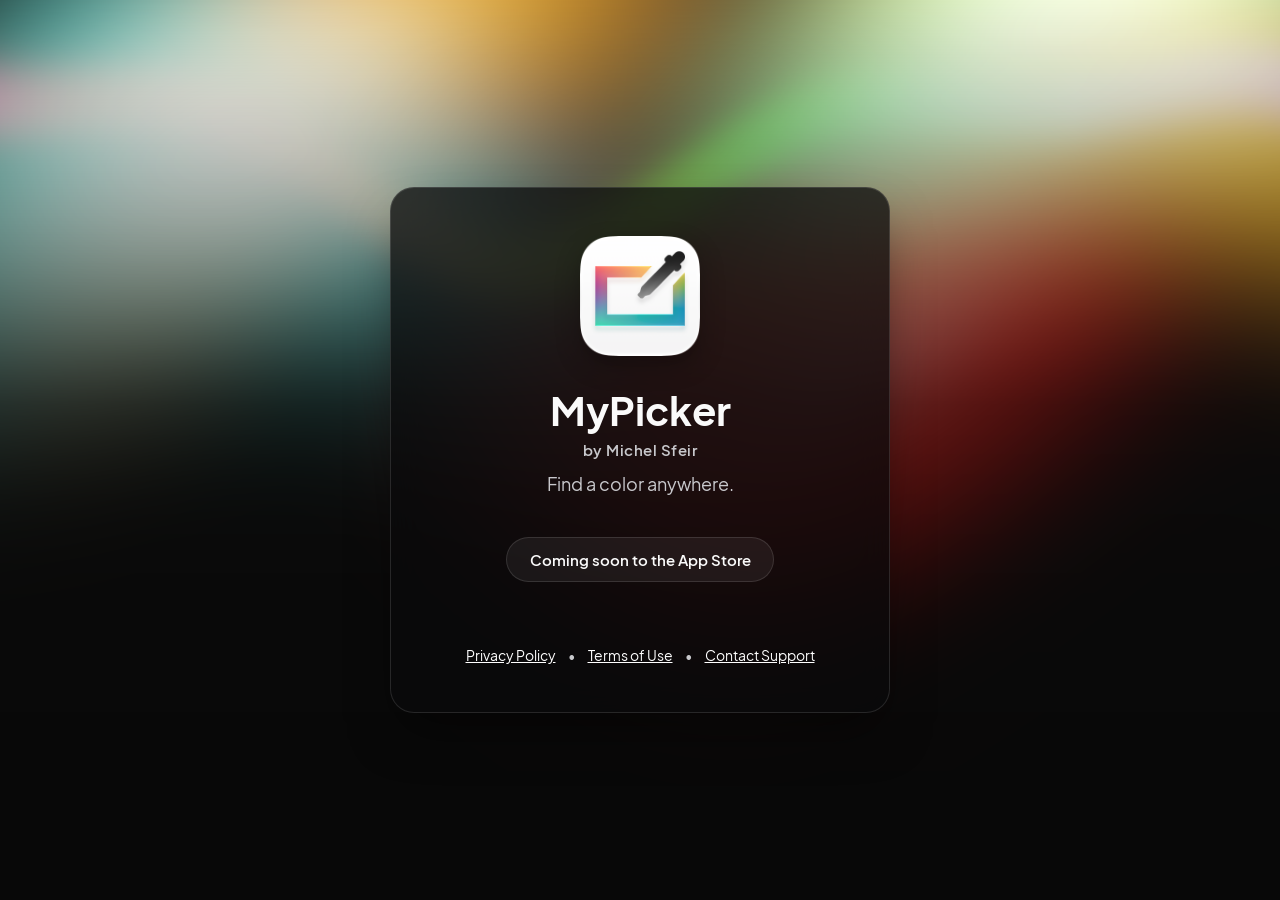
<file: index.html>
<!DOCTYPE html>
<html lang="en">

<head>
    <meta charset="UTF-8">
    <meta name="viewport" content="width=device-width, initial-scale=1.0, viewport-fit=cover">
    <meta name="theme-color" content="#000000">
    <title>MyPicker - Find a color anywhere</title>
    <meta name="description"
        content="MyPicker picks exact colors from your photos, converts them, and compares them, all on your iPhone.">
    <link rel="stylesheet" href="styles.css?v=3">
    <link rel="icon" href="mypicker_icon.png" type="image/png">
    <link rel="apple-touch-icon" href="mypicker_icon.png">
</head>

<body>
    <canvas id="glow" class="glow" aria-hidden="true"></canvas>

    <main class="container">
        <div class="icon-container">
            <img src="mypicker_icon.png" alt="MyPicker icon" class="app-icon" width="120" height="120">
        </div>
        <h1>MyPicker</h1>
        <p class="author">by Michel Sfeir</p>
        <p class="subtitle">Find a color anywhere.</p>

        <p class="coming-soon">Coming soon to the App Store</p>

        <footer>
            <a href="privacy.html">Privacy Policy</a>
            <span aria-hidden="true">&bull;</span>
            <a href="terms.html">Terms of Use</a>
            <span aria-hidden="true">&bull;</span>
            <a href="mailto:spicesx1@gmail.com?subject=MyPicker">Contact Support</a>
        </footer>
    </main>

    <script src="glow.js?v=3"></script>
</body>

</html>
</file>
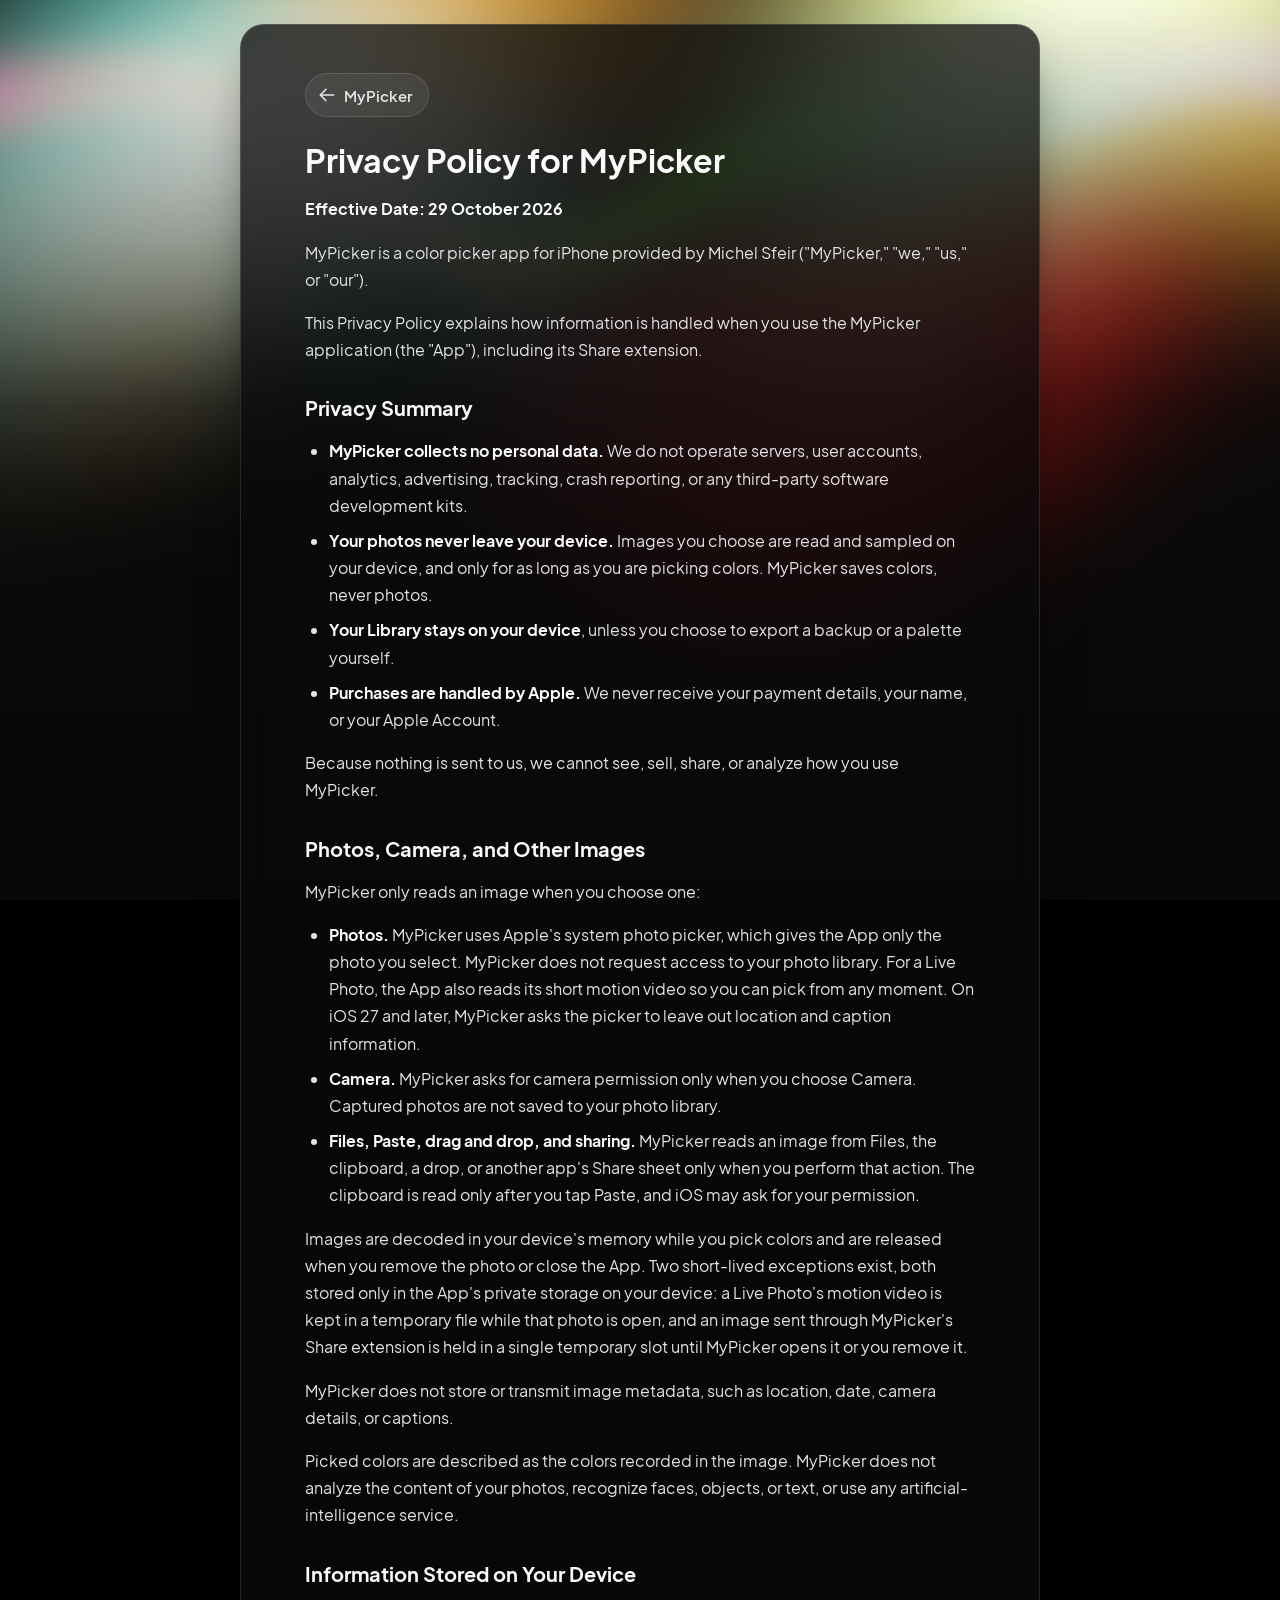
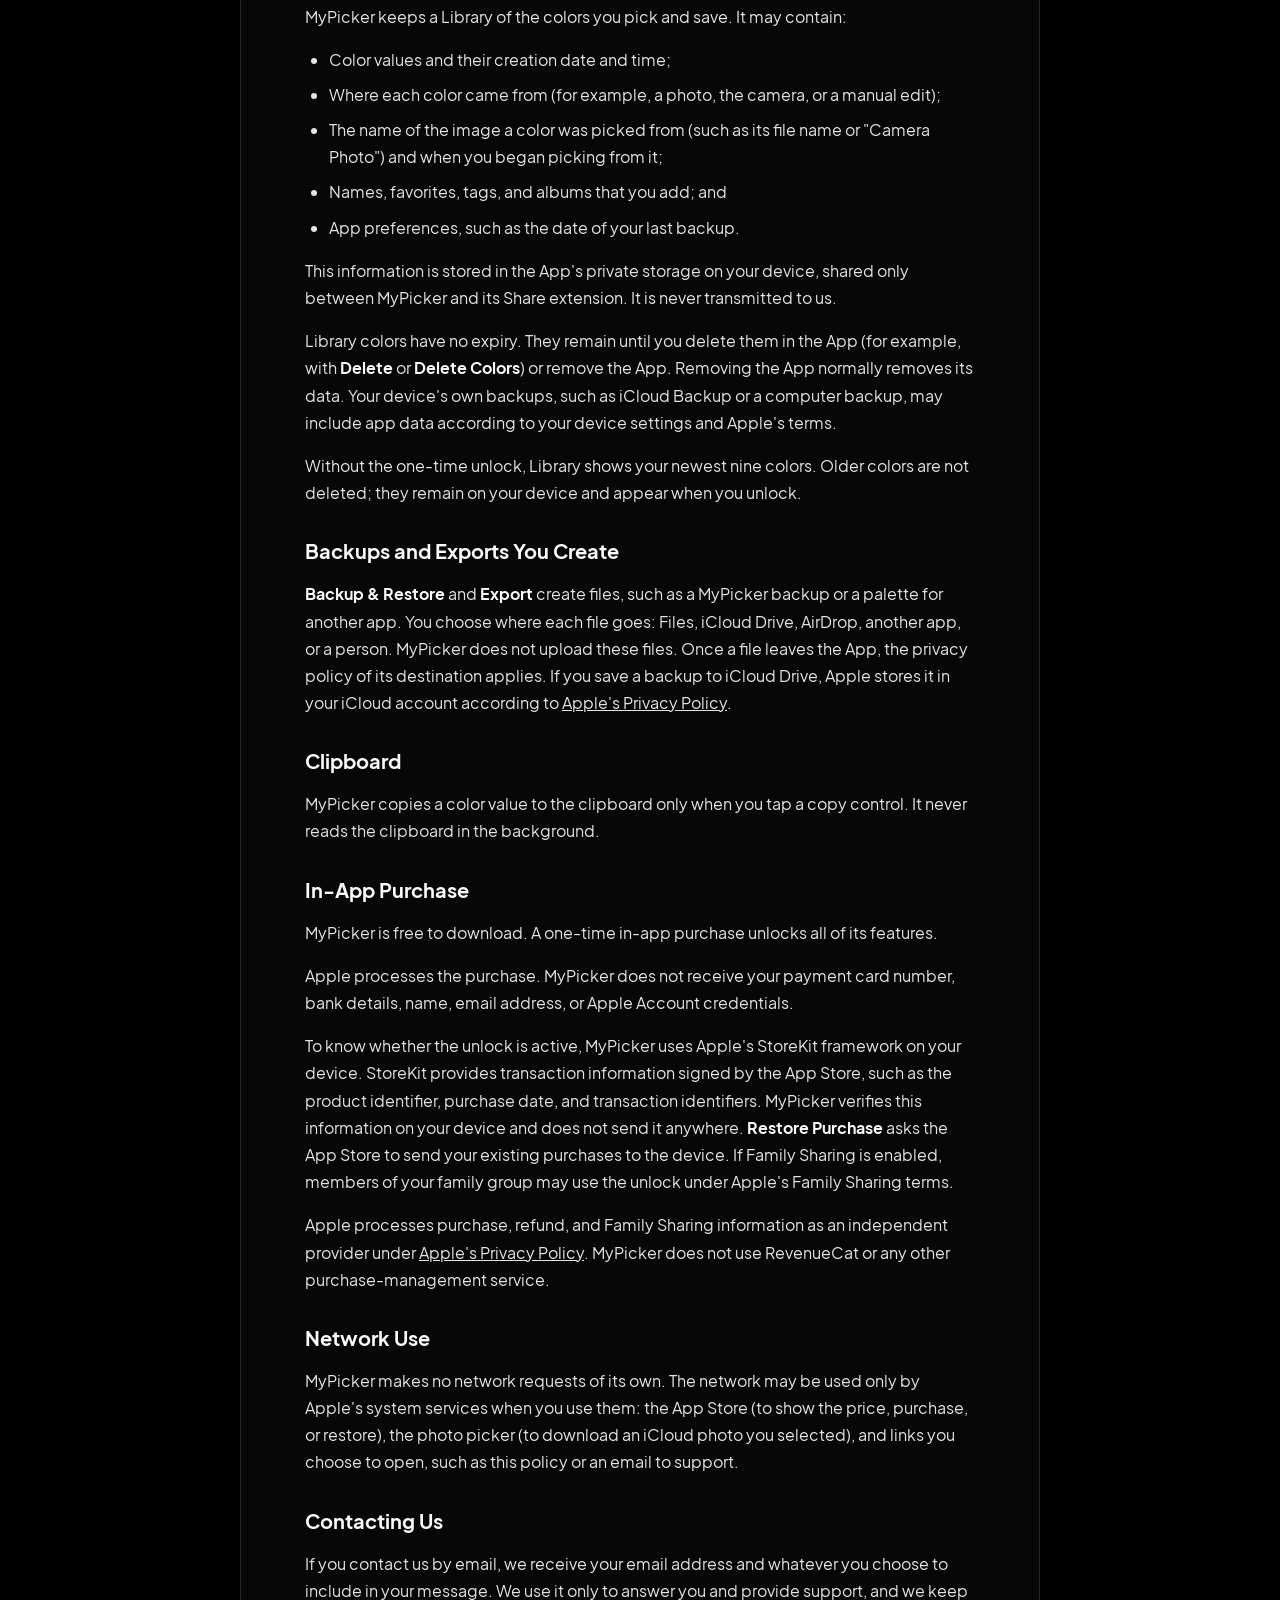
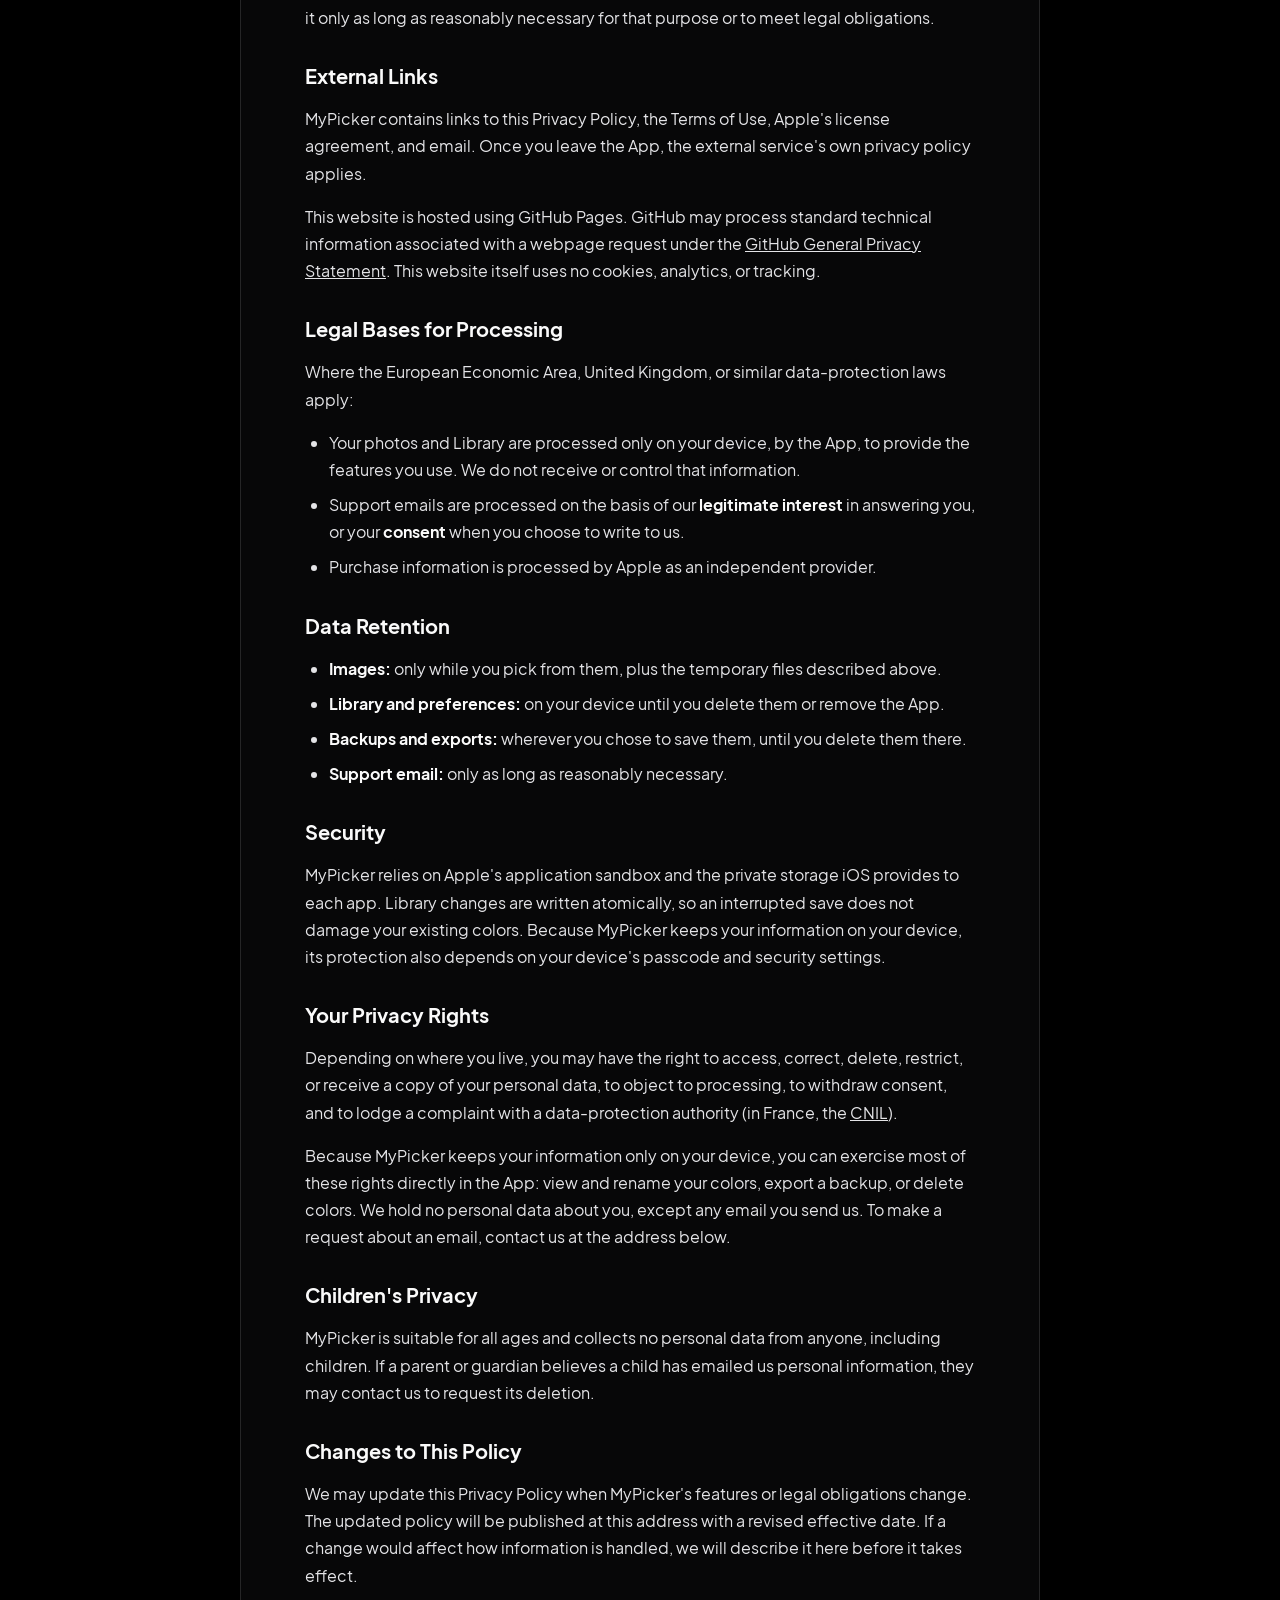
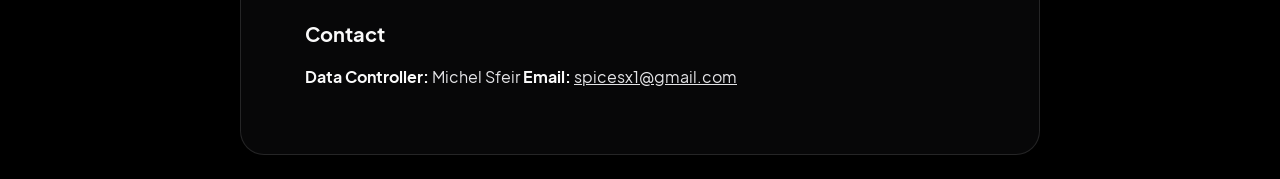
<file: privacy.html>
<!DOCTYPE html>
<html lang="en">

<head>
    <meta charset="UTF-8">
    <meta name="viewport" content="width=device-width, initial-scale=1.0, viewport-fit=cover">
    <meta name="theme-color" content="#000000">
    <title>Privacy Policy - MyPicker</title>
    <link rel="stylesheet" href="styles.css?v=3">
    <link rel="icon" href="mypicker_icon.png" type="image/png">
</head>

<body class="document-page">
    <canvas id="glow" class="glow" aria-hidden="true"></canvas>

    <main class="container document-container">
        <div class="document-header">
            <a href="index.html" class="back-link">
                <svg xmlns="http://www.w3.org/2000/svg" fill="none" viewBox="0 0 24 24" stroke="currentColor"
                    stroke-width="2" aria-hidden="true">
                    <path stroke-linecap="round" stroke-linejoin="round" d="M10.5 19.5L3 12m0 0l7.5-7.5M3 12h18" />
                </svg>
                MyPicker
            </a>
        </div>

        <article class="document" id="document" data-source="privacy.md">
            <h1>Privacy Policy</h1>
            <p>Loading&hellip; If this text stays, read the <a href="privacy.md">plain-text version</a>.</p>
        </article>
    </main>

    <script src="marked.min.js"></script>
    <script src="document.js?v=3"></script>
    <script src="glow.js?v=3"></script>
</body>

</html>
</file>
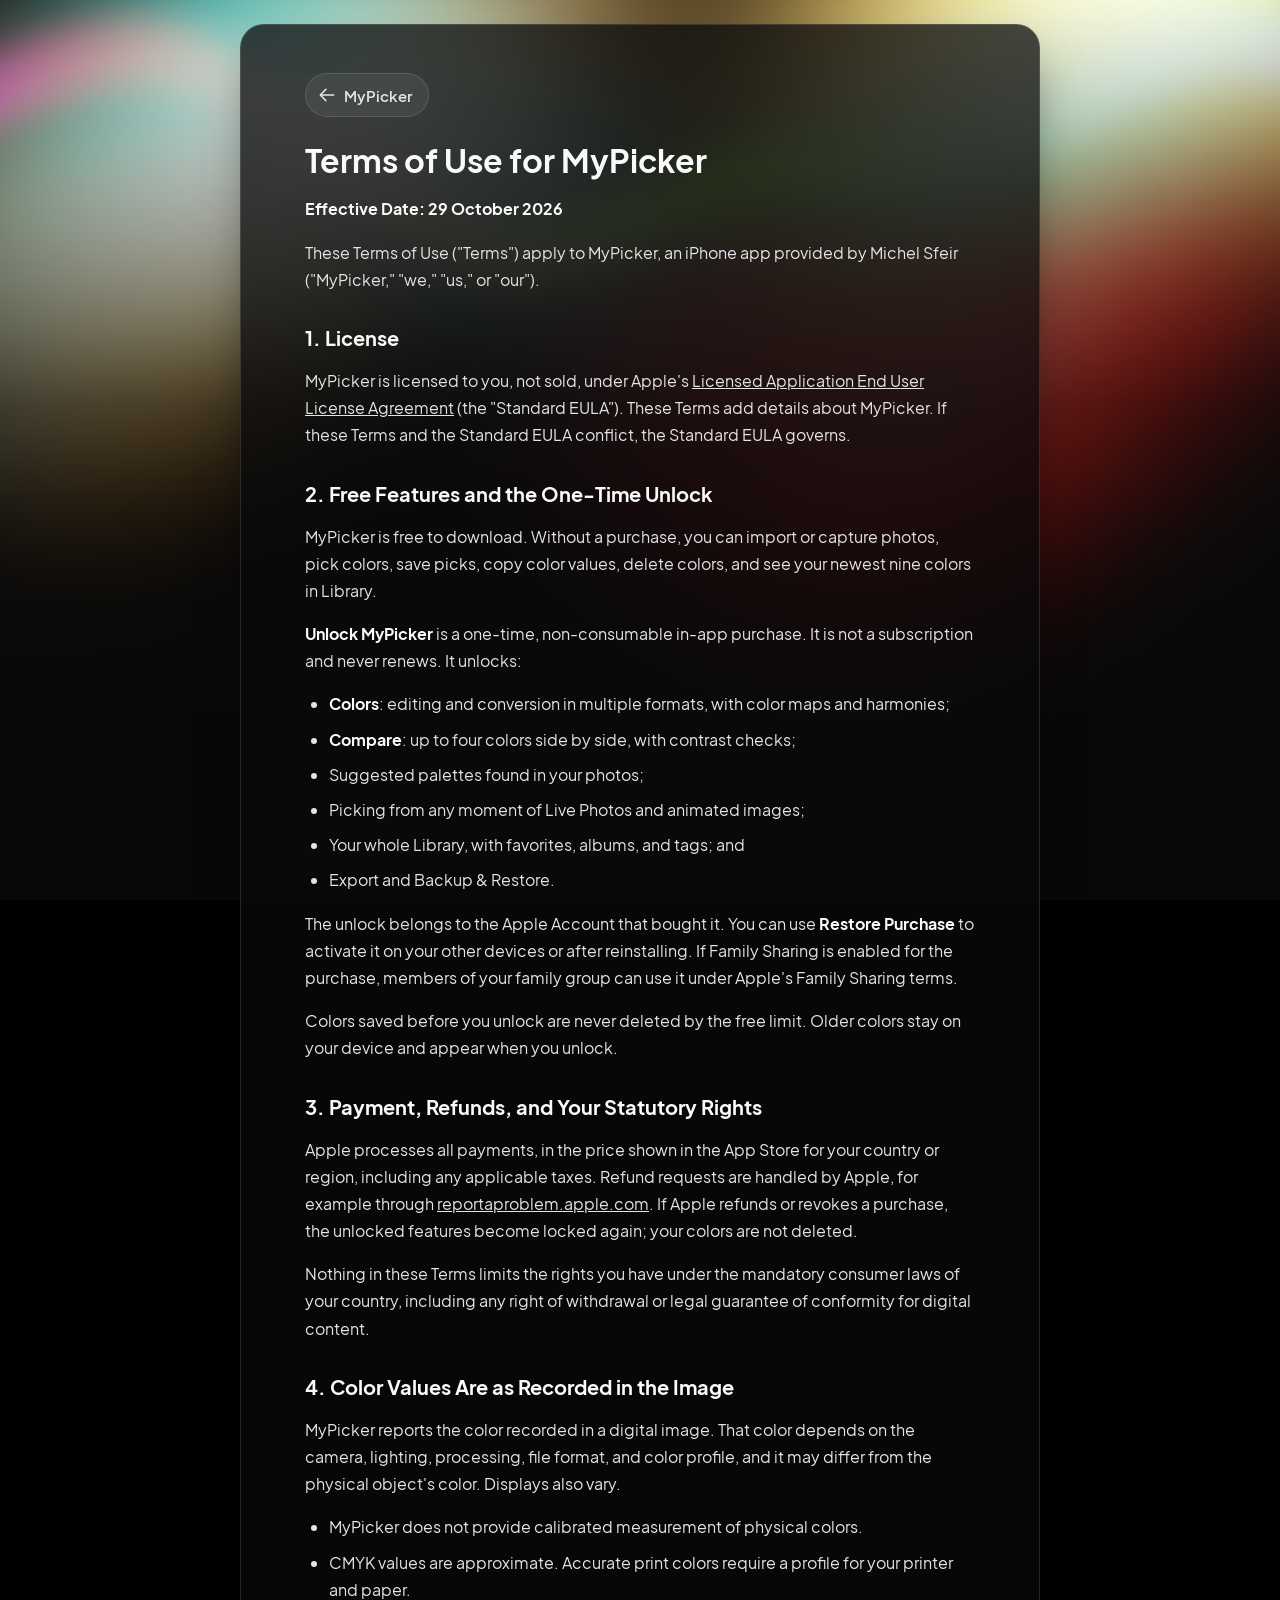
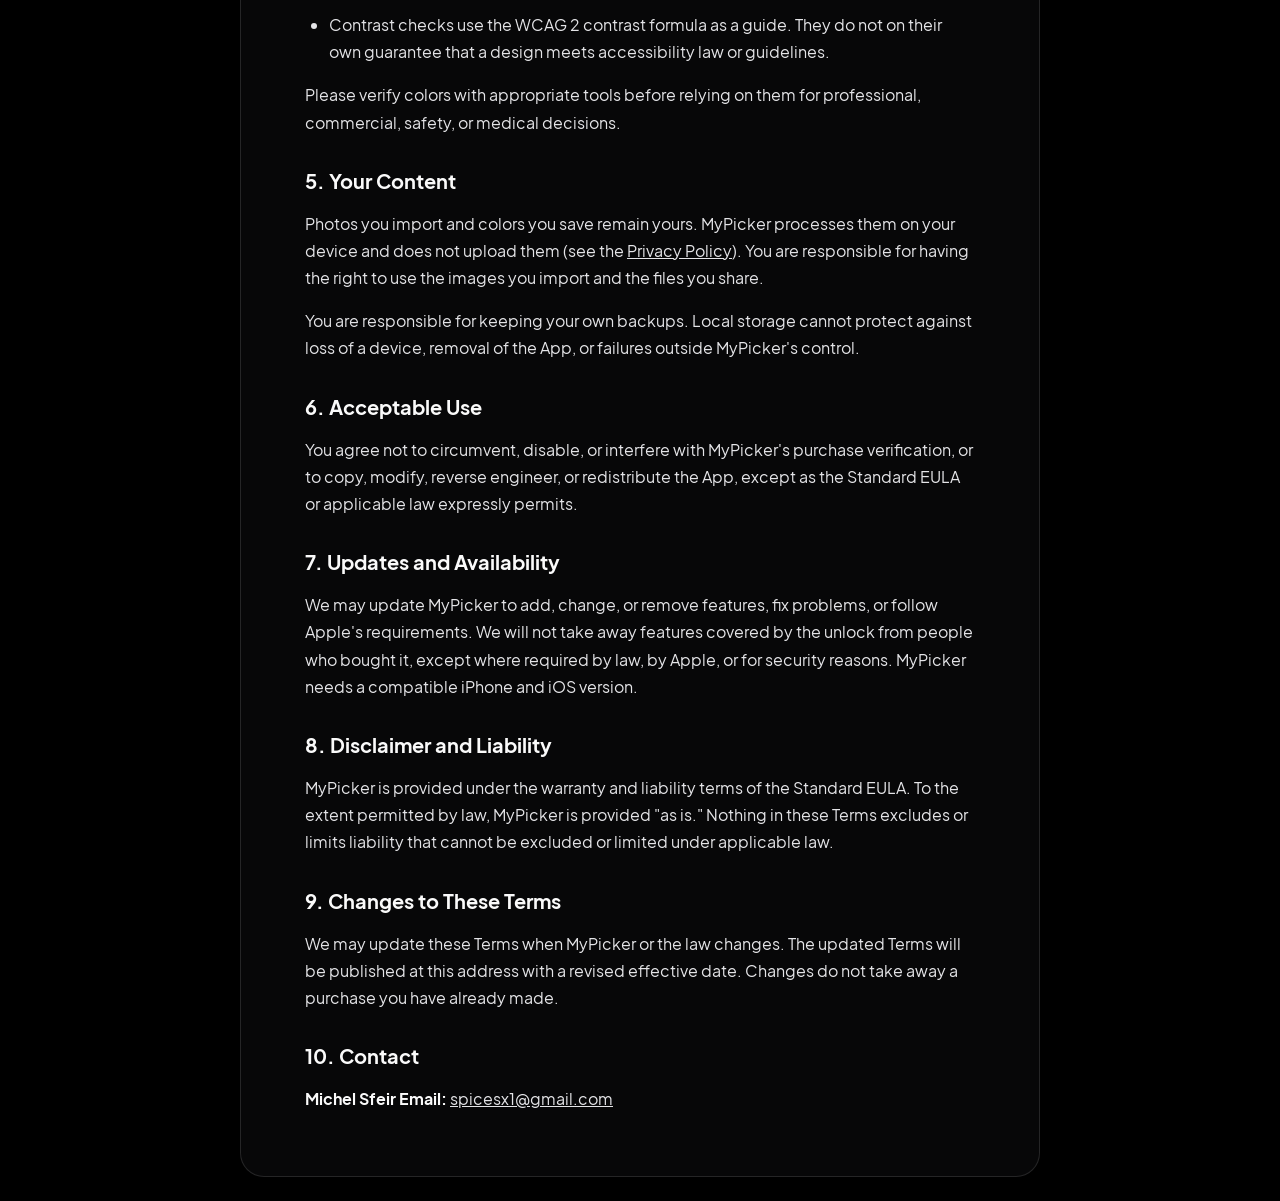
<file: terms.html>
<!DOCTYPE html>
<html lang="en">

<head>
    <meta charset="UTF-8">
    <meta name="viewport" content="width=device-width, initial-scale=1.0, viewport-fit=cover">
    <meta name="theme-color" content="#000000">
    <title>Terms of Use - MyPicker</title>
    <link rel="stylesheet" href="styles.css?v=3">
    <link rel="icon" href="mypicker_icon.png" type="image/png">
</head>

<body class="document-page">
    <canvas id="glow" class="glow" aria-hidden="true"></canvas>

    <main class="container document-container">
        <div class="document-header">
            <a href="index.html" class="back-link">
                <svg xmlns="http://www.w3.org/2000/svg" fill="none" viewBox="0 0 24 24" stroke="currentColor"
                    stroke-width="2" aria-hidden="true">
                    <path stroke-linecap="round" stroke-linejoin="round" d="M10.5 19.5L3 12m0 0l7.5-7.5M3 12h18" />
                </svg>
                MyPicker
            </a>
        </div>

        <article class="document" id="document" data-source="terms.md">
            <h1>Terms of Use</h1>
            <p>Loading&hellip; If this text stays, read the <a href="terms.md">plain-text version</a>.</p>
        </article>
    </main>

    <script src="marked.min.js"></script>
    <script src="document.js?v=3"></script>
    <script src="glow.js?v=3"></script>
</body>

</html>
</file>
<file: styles.css>
@font-face {
    font-family: 'Plus Jakarta Sans';
    font-style: normal;
    font-weight: 400;
    font-display: swap;
    src: url('./fonts/PlusJakartaSans-Regular.ttf') format('truetype');
}

@font-face {
    font-family: 'Plus Jakarta Sans';
    font-style: normal;
    font-weight: 600;
    font-display: swap;
    src: url('./fonts/PlusJakartaSans-SemiBold.ttf') format('truetype');
}

@font-face {
    font-family: 'Plus Jakarta Sans';
    font-style: normal;
    font-weight: 700;
    font-display: swap;
    src: url('./fonts/PlusJakartaSans-Bold.ttf') format('truetype');
}

:root {
    --background: #000000;
    /* Text colors keep at least 7:1 (WCAG AAA) on the card, even over the brightest light. */
    --text-primary: #fafafa;
    --text-secondary: #c8c8cc;
    --text-body: #e4e4e7;
    --glass-bg: rgba(10, 10, 12, 0.74);
    --glass-border: rgba(255, 255, 255, 0.12);
    --accent: #e4e4e7;
    --accent-hover: #ffffff;
}

* {
    margin: 0;
    padding: 0;
    box-sizing: border-box;
    font-family: 'Plus Jakarta Sans', -apple-system, BlinkMacSystemFont, 'Segoe UI', sans-serif;
}

html {
    min-height: 100%;
    overflow-x: hidden;
    /* Safari tints its status bar, toolbar and overscroll from the page background. */
    background-color: var(--background);
}

body {
    color: var(--text-primary);
    min-height: 100vh;
    display: flex;
    flex-direction: column;
    align-items: center;
    justify-content: center;
    overflow-x: hidden;
    position: relative;
    -webkit-font-smoothing: antialiased;
    padding: max(1.5rem, env(safe-area-inset-top)) max(1rem, env(safe-area-inset-right)) max(1.5rem, env(safe-area-inset-bottom)) max(1rem, env(safe-area-inset-left));
}

/* The Picker tab's lights, drawn by glow.js. Strongest at the top, fading like the app's. */
.glow {
    position: fixed;
    top: 0;
    left: 0;
    width: 100%;
    height: 100vh;
    height: 100lvh;
    z-index: -1;
    pointer-events: none;
    -webkit-mask-image: linear-gradient(to bottom, #000 0%, rgba(0, 0, 0, 0.4) 45%, rgba(0, 0, 0, 0.3) 100%);
    mask-image: linear-gradient(to bottom, #000 0%, rgba(0, 0, 0, 0.4) 45%, rgba(0, 0, 0, 0.3) 100%);
}

/* The first page of a visit fades the light in; later pages show it at once, already matching. */
canvas.glow {
    opacity: 0;
}

canvas.glow.is-ready {
    opacity: 1;
    transition: opacity 0.9s ease;
}

canvas.glow.is-continuing,
canvas.glow.fallback {
    opacity: 1;
}

/* Moving between the home page and the policies crossfades instead of cutting. */
@view-transition {
    navigation: auto;
}

::view-transition-group(root) {
    animation-duration: 0.35s;
}

/* Without WebGL, a still glow in the same colors. */
.glow.fallback {
    background:
        radial-gradient(40% 22% at 25% 18%, rgba(255, 92, 138, 0.75), transparent),
        radial-gradient(40% 22% at 55% 24%, rgba(255, 196, 80, 0.6), transparent),
        radial-gradient(40% 22% at 80% 16%, rgba(20, 200, 170, 0.7), transparent);
}

.container {
    background: var(--glass-bg);
    backdrop-filter: blur(16px);
    -webkit-backdrop-filter: blur(16px);
    border: 1px solid var(--glass-border);
    border-radius: 24px;
    padding: 3rem;
    max-width: 500px;
    width: 100%;
    text-align: center;
    box-shadow: 0 25px 50px -12px rgba(0, 0, 0, 0.5);
    z-index: 1;
}

.icon-container {
    margin-bottom: 1.5rem;
}

.app-icon {
    width: 120px;
    height: 120px;
    border-radius: 28px;
    box-shadow: 0 10px 25px rgba(0, 0, 0, 0.3);
    display: inline-flex;
    object-fit: cover;
}

h1 {
    font-size: 2.5rem;
    font-weight: 700;
    margin-bottom: 0.5rem;
    color: var(--text-primary);
}

p.author {
    color: var(--text-secondary);
    font-size: 0.95rem;
    margin-top: -0.2rem;
    margin-bottom: 0.75rem;
    font-weight: 600;
    letter-spacing: 0.5px;
}

p.subtitle {
    color: var(--text-secondary);
    font-size: 1.1rem;
    margin-bottom: 2.5rem;
    line-height: 1.5;
}

p.coming-soon {
    display: inline-block;
    padding: 0.75rem 1.4rem;
    margin-bottom: 2rem;
    border: 1px solid var(--glass-border);
    border-radius: 999px;
    background: rgba(255, 255, 255, 0.06);
    font-weight: 600;
    font-size: 0.95rem;
}

footer {
    margin-top: 2rem;
    font-size: 0.875rem;
    color: var(--text-secondary);
}

footer a {
    color: white;
    text-decoration: underline;
    margin: 0 10px;
}

footer a:hover {
    opacity: 0.85;
}

a:focus-visible {
    outline: 2px solid var(--accent);
    outline-offset: 3px;
    border-radius: 4px;
}

.document-container {
    max-width: 800px;
    text-align: left;
    padding: 3rem 4rem;
}

/* Policy pages start at the top, so the card only grows downward as the text arrives. */
body.document-page {
    justify-content: flex-start;
}

.document-header {
    margin-bottom: 1.5rem;
}

.container.is-growing {
    transition: height 0.6s cubic-bezier(0.32, 0.72, 0, 1);
}

.document {
    transition: opacity 0.5s ease 0.1s, transform 0.6s cubic-bezier(0.32, 0.72, 0, 1) 0.1s;
}

.document.is-arriving {
    opacity: 0;
    transform: translateY(8px);
    transition: none;
}

.document {
    color: var(--text-body);
    line-height: 1.7;
    font-size: 1rem;
    word-wrap: break-word;
    overflow-wrap: break-word;
}

.document h1 {
    font-size: 2rem;
    line-height: 1.2;
    margin-bottom: 1rem;
}

.document h2,
.document h3 {
    color: var(--text-primary);
    line-height: 1.3;
    margin-top: 2rem;
    margin-bottom: 1rem;
    font-size: 1.25rem;
}

.document h3 {
    font-size: 1.05rem;
}

.document p,
.document ul {
    margin-bottom: 1rem;
}

.document ul {
    padding-left: 1.5rem;
}

.document li {
    margin-bottom: 0.5rem;
}

.document strong {
    color: var(--text-primary);
}

.document a {
    color: var(--accent);
    text-decoration: underline;
}

.document a:hover {
    opacity: 0.8;
}

.back-link {
    display: inline-flex;
    align-items: center;
    gap: 0.5rem;
    min-height: 44px;
    padding: 0.5rem 1rem 0.5rem 0.75rem;
    border: 1px solid var(--glass-border);
    border-radius: 999px;
    background: rgba(255, 255, 255, 0.06);
    color: var(--accent);
    text-decoration: none;
    font-weight: 600;
    font-size: 0.95rem;
}

.back-link:hover {
    color: var(--accent-hover);
    background: rgba(255, 255, 255, 0.1);
}

.back-link svg {
    width: 18px;
    height: 18px;
    flex-shrink: 0;
}

::-webkit-scrollbar {
    width: 8px;
}

::-webkit-scrollbar-track {
    background: rgba(255, 255, 255, 0.02);
    border-radius: 4px;
}

::-webkit-scrollbar-thumb {
    background: rgba(255, 255, 255, 0.1);
    border-radius: 4px;
}

::-webkit-scrollbar-thumb:hover {
    background: rgba(255, 255, 255, 0.2);
}

@media (prefers-reduced-motion: reduce) {
    @view-transition {
        navigation: none;
    }

    canvas.glow.is-ready {
        transition: none;
    }
}

@media (max-width: 768px) {
    .container {
        padding: 2rem;
    }

    .document-container {
        padding: 1.5rem;
    }

    .document h1 {
        font-size: 1.6rem;
    }
}
</file>
